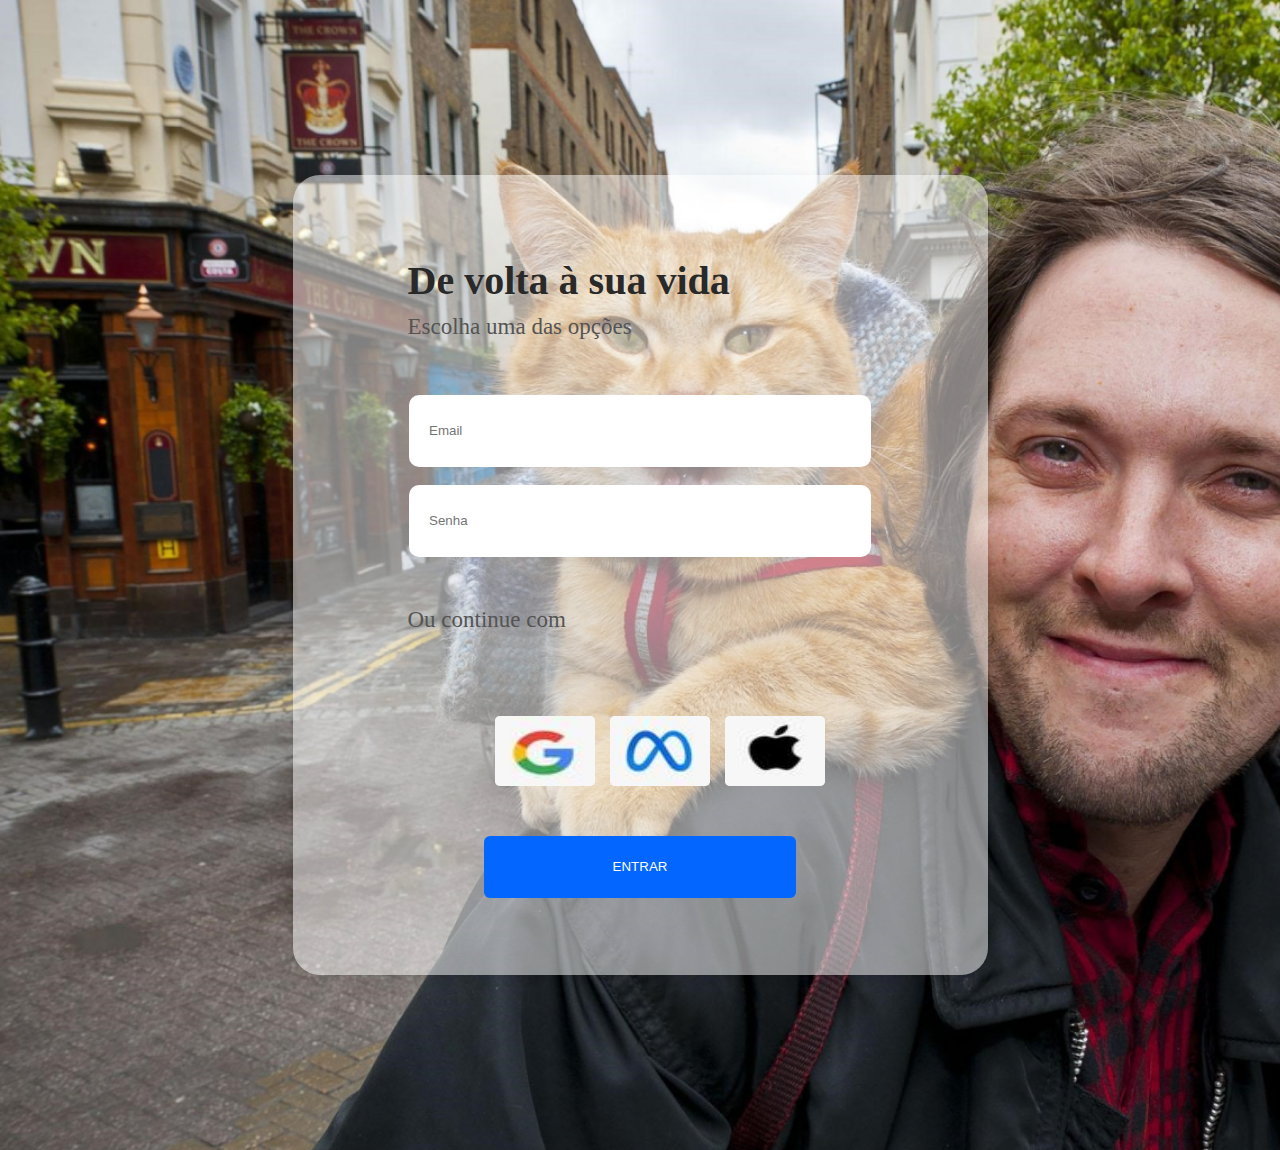
<file: index.html>
<!DOCTYPE html>
<html lang="pt-br">

<head>
    <meta charset="UTF-8">
    <meta name="viewport" content="width=device-width, initial-scale=1.0">
    <title>Gato bob</title>
    <link rel="stylesheet" href="./assets/css/style.css">
</head>

<body>
    <form action="bob.html" method="get">
        <div class="login">
            <h1>De volta à sua vida</h1>
            <h2 class="espaço1">Escolha uma das opções</h2>
            <div class="editinput">
                <input type="email" id="email" placeholder="Email" required>
                <br><br>
                <input type="password" id="senha" placeholder="Senha" required>
            </div>
            <h2 class="espaço2">Ou continue com</h2>
            <br>
            <nav class="navegador-container">
                <ul class="social-icones">
                    <li>
                        
                        <a href="https://www.google.com" target="_blank" >
                            <img src="./assets/img/icon1.png" alt="google" class="social-botao">
                        </a>
                    </li>
                    <li>
                        <a href="#" target="_blank" >
                            <img src="./assets/img/icon2.png" alt="facebook" class="social-botao">
                        </a>
                    </li>
                    <li>
                        <a href="#" target="_blank"  >
                            <img src="./assets/img/icon3.png" alt="twitter" class="social-botao">
                        </a>
                    </li>
                </ul>
            </nav>
            <div  class="botao-container" >
                <button type="submit" class="botao_entrar">ENTRAR</button>
            </div>
            
        </div>
    </form>
</body>

</html>
</file>
<file: assets/css/style.css>
/*Bom dia*/
body {
    background-image: url("../img/James_and_Bob\ 1.png");
    background-repeat: no-repeat;
    background-size: cover;
}
h1{
font-size: 40px;
color: #292929;
margin-bottom: 10px;
}
.espaço1{
    font-size: 23px;
    color: #545454;
    font-weight: normal;
    margin-top: 0;
    margin-bottom: 55px;
}
h1, h2 {
    padding-left: 60px;  /* Adiciona um espaço à esquerda, empurrando o texto para a direita */
}


input{
    width: 440px;
    height: 70px;
    border-radius:10px;
    border: none;
    border-color: white;
    flex-direction: column;
}
input[type="password"] {
    padding-left: 20px;  
}
input[type="Email"] {
    padding-left: 20px;  
}
.editinput{
    text-align: center;
}
.espaço2{
    
    margin-top: 50px;
    font-size: 23px;
    color: #545454;
    font-weight: normal;/*muda o espaço entre o texto "ou continue com" e os botoes social-icones*/
    
}




.social-icones {
    list-style: none;
    display: flex;
    gap: 15px;
}
.login{
    background-color: rgba(255, 255, 255, 0.5);
    border-radius: 27px;
    box-shadow: 0 4px 8px rgba(0, 0, 0, 0.1);
    margin: auto;
    width: 585px;
    height: 690px;
    padding: 55px;

    
}
form {
    padding: 167px;
}

.social-botao  {
    border: none;
    background-color: #F7F7F7;
    width: 100px;
    height: 70px;
    border-radius: 5px;
}

.botao_entrar{
    background-color: #0366FF;
    width: 312px;
    height: 62px;
    text-align: center;
    color: white;
    border: none;
    border-radius: 6px;
}

.botao-container {
    display: flex;
    justify-content: center;  /* Centraliza o botão  */
    width: 100%;               
    margin-top: 30px;          
}

.navegador-container{
    display: flex;
    justify-content: center;  /* Centraliza os botoes de navegação */
    width: 100%;               
    margin-top: 30px;  
}
</file>
